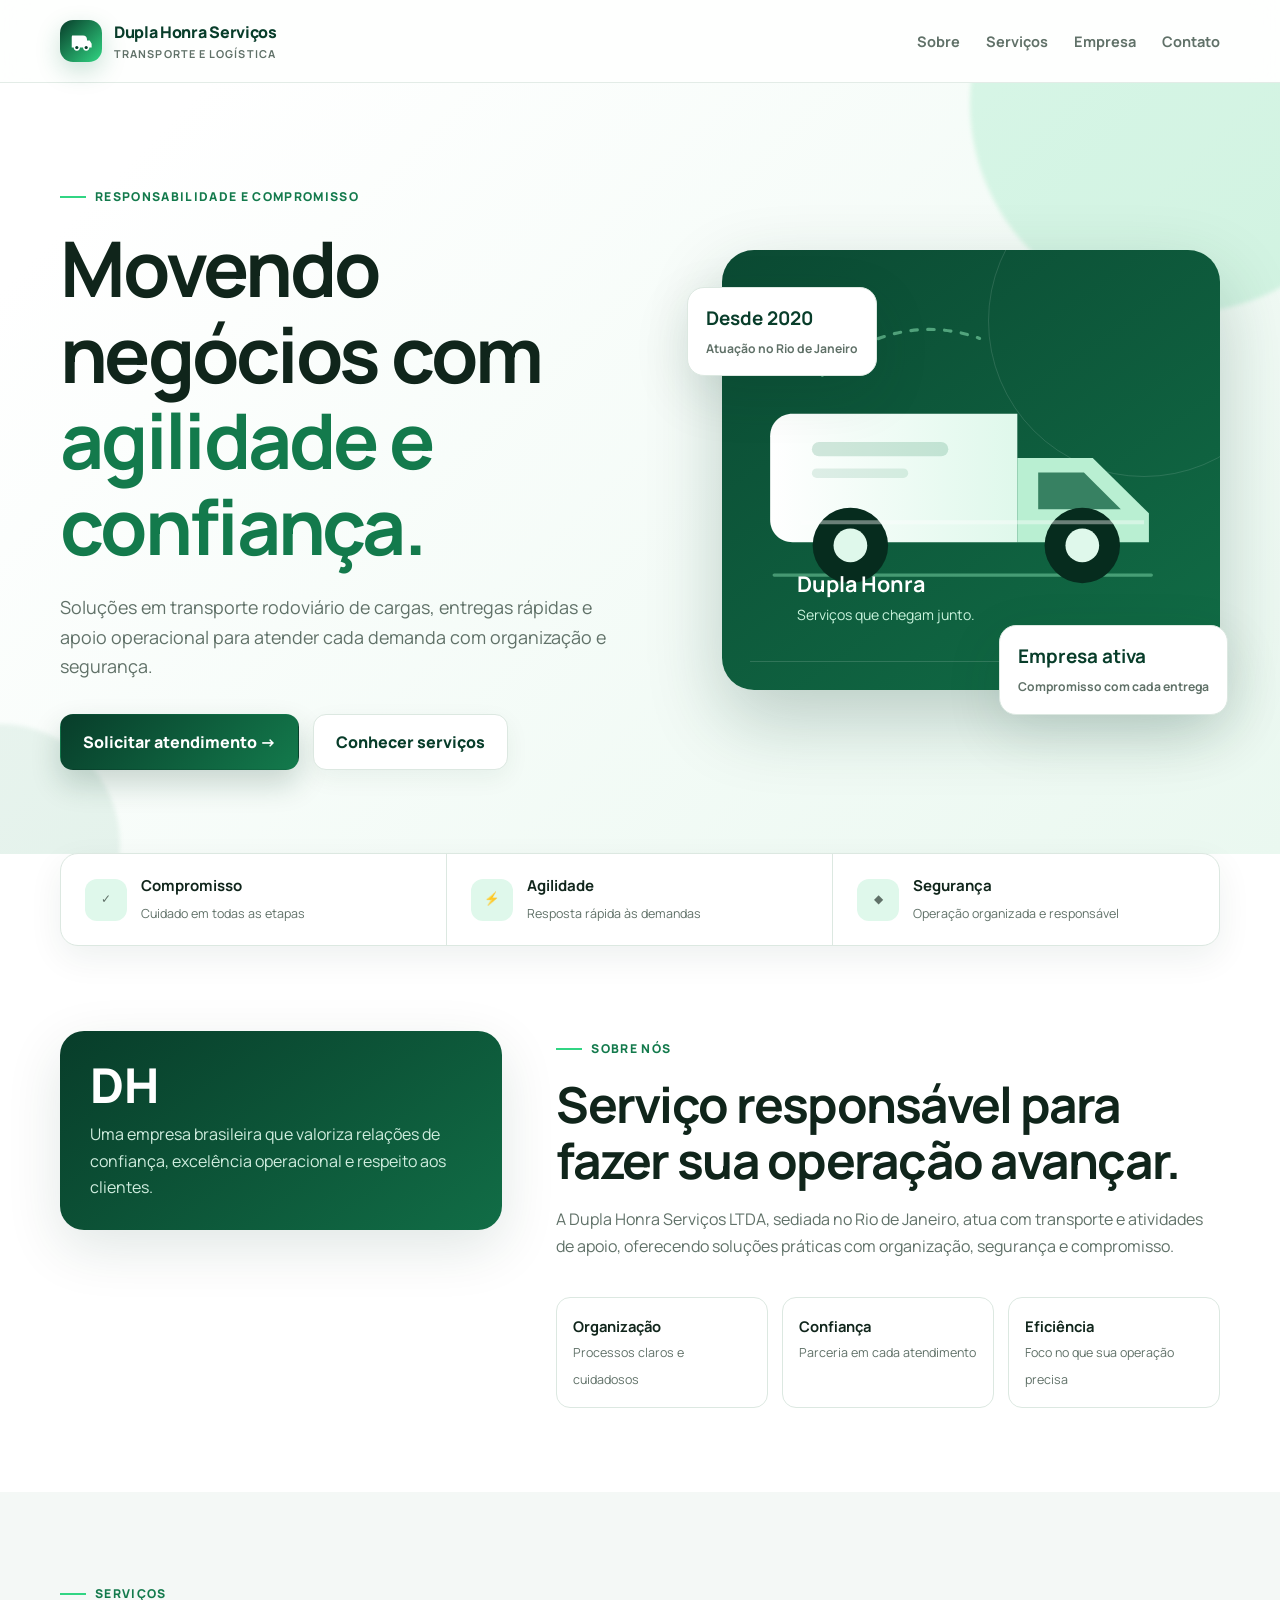
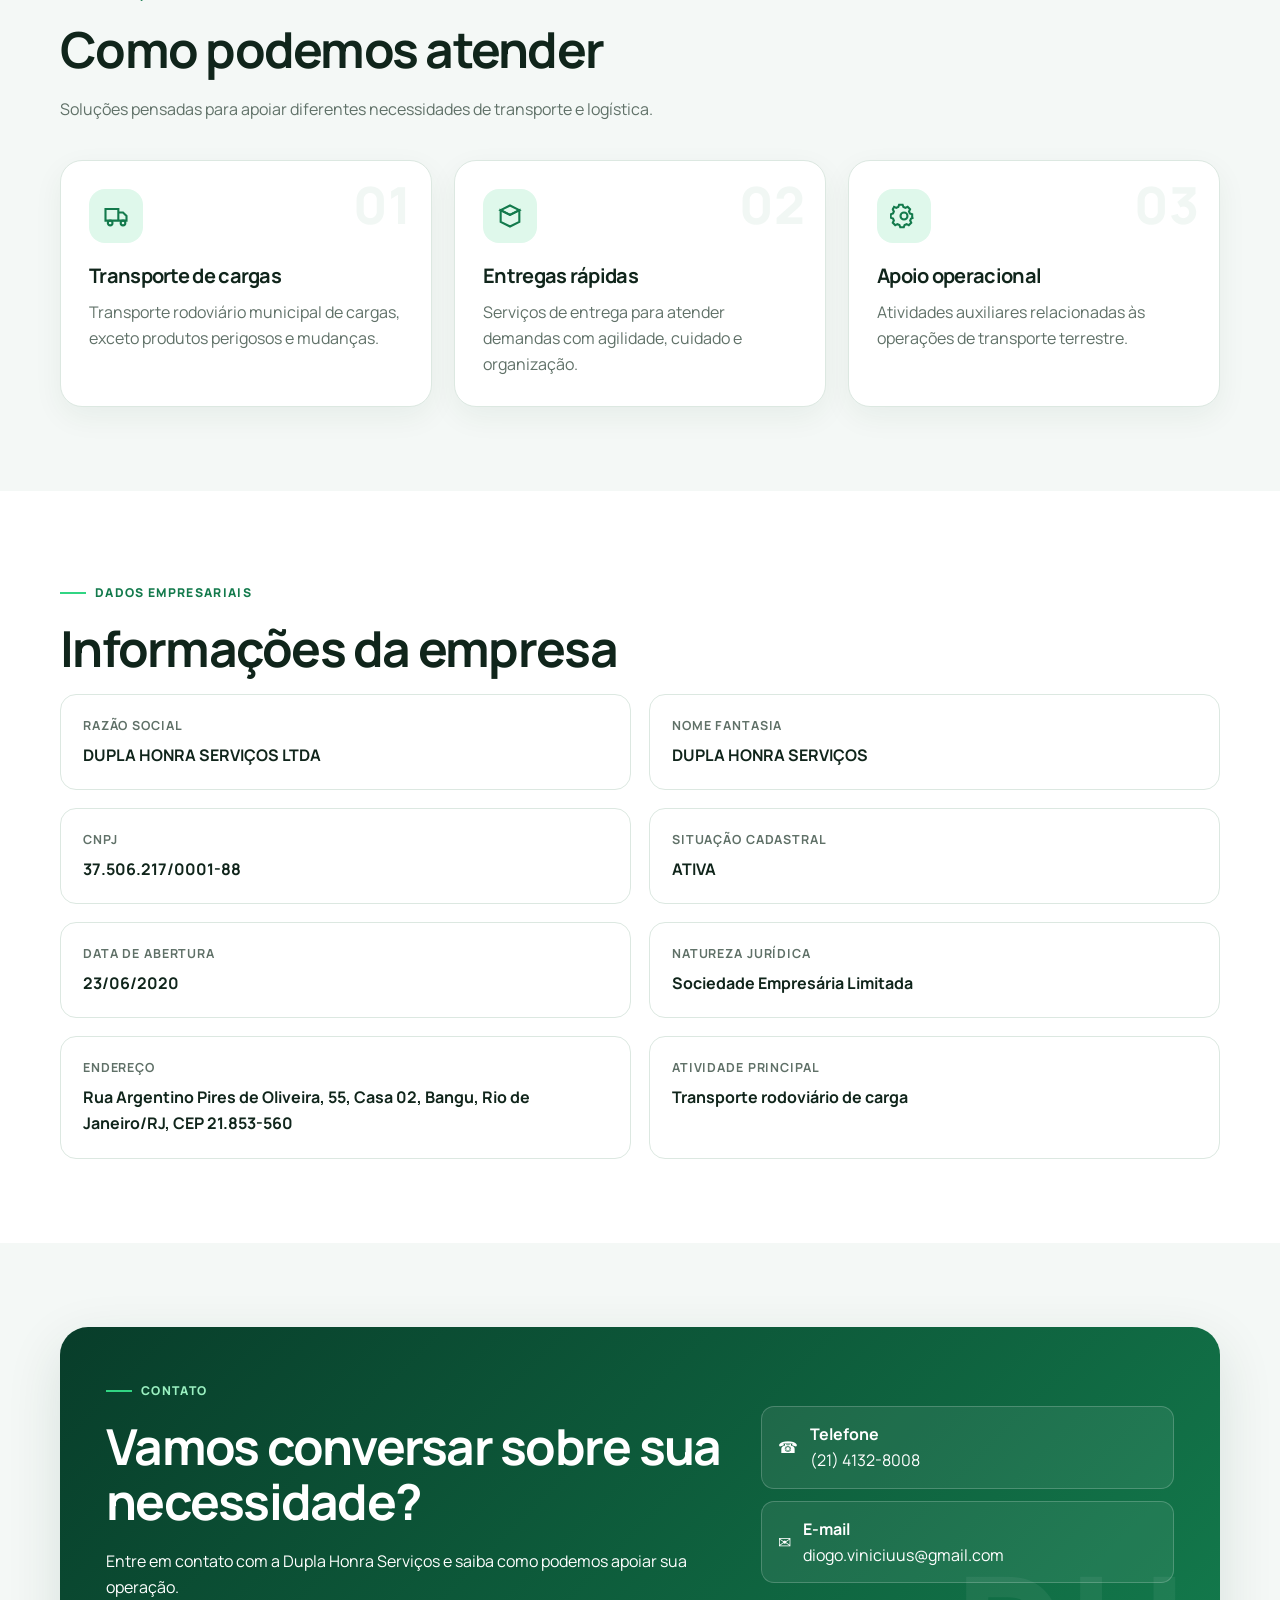
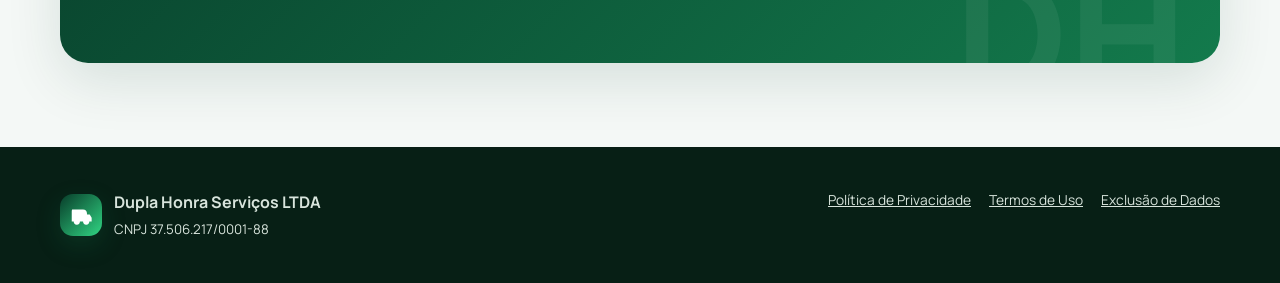
<file: index.html>
<!DOCTYPE html>
<html lang="pt-BR">
<head>
  <meta charset="UTF-8">
  <meta name="viewport" content="width=device-width, initial-scale=1.0">
  <meta name="description" content="Dupla Honra Serviços LTDA - transporte rodoviário, entregas rápidas e serviços auxiliares de transporte.">
  <title>Dupla Honra Serviços | Transporte e Entregas</title>
  <link rel="icon" type="image/svg+xml" href="favicon.svg">
  <meta name="theme-color" content="#083d2a">
  <link rel="stylesheet" href="styles.css">
</head>
<body>
<header>
  <div class="container nav">
    <a class="brand" href="index.html" aria-label="Dupla Honra Serviços">
      <span class="brand-mark"><svg viewBox="0 0 64 64" aria-hidden="true"><path d="M8 19h28c6 0 10 4 10 10v3h7l5 8v10h-6a8 8 0 0 1-16 0H28a8 8 0 0 1-16 0H7V24c0-3 1-5 1-5Z" fill="#fff"/><circle cx="20" cy="50" r="4" fill="#083d2a"/><circle cx="44" cy="50" r="4" fill="#083d2a"/></svg></span>
      <span>Dupla Honra Serviços<small>Transporte e logística</small></span>
    </a>
    <nav aria-label="Navegação principal"><a href="#sobre">Sobre</a><a href="#servicos">Serviços</a><a href="#empresa">Empresa</a><a href="#contato">Contato</a></nav>
  </div>
</header>
<main>
  <section class="hero">
    <div class="container hero-grid">
      <div>
        <span class="eyebrow">Responsabilidade e compromisso</span>
        <h1>Movendo negócios com <span>agilidade e confiança.</span></h1>
        <p class="lead">Soluções em transporte rodoviário de cargas, entregas rápidas e apoio operacional para atender cada demanda com organização e segurança.</p>
        <div class="actions"><a class="btn btn-primary" href="#contato">Solicitar atendimento →</a><a class="btn btn-secondary" href="#servicos">Conhecer serviços</a></div>
      </div>
      <div class="hero-visual" aria-label="Ilustração de caminhão de entregas">
        <div class="visual-panel">
          <svg class="truck-art" viewBox="0 0 620 520" role="img" aria-hidden="true">
            <defs><linearGradient id="truck" x1="0" x2="1"><stop stop-color="#fff"/><stop offset="1" stop-color="#dff8eb"/></linearGradient></defs>
            <path d="M65 391h470" stroke="#8ae5b5" stroke-width="4" stroke-linecap="round" opacity=".45"/>
            <path d="M88 350h280V190H88c-16 0-28 12-28 28v104c0 16 12 28 28 28Z" fill="url(#truck)"/>
            <path d="M368 245h94l70 69v36H368Z" fill="#b9efd2"/>
            <path d="M394 263h57l46 46H394Z" fill="#0d5c3d" opacity=".75"/>
            <rect x="112" y="225" width="170" height="18" rx="9" fill="#137a4c" opacity=".18"/>
            <rect x="112" y="258" width="120" height="12" rx="6" fill="#137a4c" opacity=".12"/>
            <circle cx="160" cy="354" r="47" fill="#062c1e"/><circle cx="160" cy="354" r="21" fill="#dff8eb"/>
            <circle cx="449" cy="354" r="47" fill="#062c1e"/><circle cx="449" cy="354" r="21" fill="#dff8eb"/>
            <path d="M98 325h428" stroke="#fff" stroke-width="5" opacity=".4"/>
            <path d="M125 142c49-51 125-72 196-46" fill="none" stroke="#8ae5b5" stroke-width="4" stroke-linecap="round" stroke-dasharray="8 13" opacity=".55"/>
          </svg>
          <div class="hero-note"><strong>Dupla Honra</strong><span>Serviços que chegam junto.</span></div>
        </div>
        <div class="floating-badge badge-one"><strong>Desde 2020</strong><span>Atuação no Rio de Janeiro</span></div>
        <div class="floating-badge badge-two"><strong>Empresa ativa</strong><span>Compromisso com cada entrega</span></div>
      </div>
    </div>
  </section>
  <div class="trust-strip"><div class="container trust-inner">
    <div class="trust-item"><span class="trust-icon">✓</span><div><strong>Compromisso</strong><span>Cuidado em todas as etapas</span></div></div>
    <div class="trust-item"><span class="trust-icon">⚡</span><div><strong>Agilidade</strong><span>Resposta rápida às demandas</span></div></div>
    <div class="trust-item"><span class="trust-icon">◆</span><div><strong>Segurança</strong><span>Operação organizada e responsável</span></div></div>
  </div></div>
  <section id="sobre" class="section-light"><div class="container about-grid">
    <div class="about-highlight"><span class="big">DH</span><p>Uma empresa brasileira que valoriza relações de confiança, excelência operacional e respeito aos clientes.</p></div>
    <div><span class="eyebrow">Sobre nós</span><h2>Serviço responsável para fazer sua operação avançar.</h2><p class="section-intro">A Dupla Honra Serviços LTDA, sediada no Rio de Janeiro, atua com transporte e atividades de apoio, oferecendo soluções práticas com organização, segurança e compromisso.</p><div class="values"><div class="value"><strong>Organização</strong><span>Processos claros e cuidadosos</span></div><div class="value"><strong>Confiança</strong><span>Parceria em cada atendimento</span></div><div class="value"><strong>Eficiência</strong><span>Foco no que sua operação precisa</span></div></div></div>
  </div></section>
  <section id="servicos"><div class="container"><span class="eyebrow">Serviços</span><h2>Como podemos atender</h2><p class="section-intro">Soluções pensadas para apoiar diferentes necessidades de transporte e logística.</p><div class="cards">
    <article class="card"><span class="card-number">01</span><div class="card-icon"><svg viewBox="0 0 24 24" fill="none" stroke="currentColor" stroke-width="1.8"><path d="M3 6h11v10H3zM14 9h4l3 3v4h-7z"/><circle cx="7" cy="18" r="2"/><circle cx="18" cy="18" r="2"/></svg></div><h3>Transporte de cargas</h3><p>Transporte rodoviário municipal de cargas, exceto produtos perigosos e mudanças.</p></article>
    <article class="card"><span class="card-number">02</span><div class="card-icon"><svg viewBox="0 0 24 24" fill="none" stroke="currentColor" stroke-width="1.8"><path d="M4 7 12 3l8 4-8 4-8-4Z"/><path d="m4 7 8 4 8-4v10l-8 4-8-4Z"/></svg></div><h3>Entregas rápidas</h3><p>Serviços de entrega para atender demandas com agilidade, cuidado e organização.</p></article>
    <article class="card"><span class="card-number">03</span><div class="card-icon"><svg viewBox="0 0 24 24" fill="none" stroke="currentColor" stroke-width="1.8"><circle cx="12" cy="12" r="3"/><path d="M19 13.5v-3l-2-.7-.7-1.7.9-1.9-2.1-2.1-1.9.9-1.7-.7-.7-2h-3l-.7 2-1.7.7-1.9-.9L2.4 6.2l.9 1.9-.7 1.7-2 .7v3l2 .7.7 1.7-.9 1.9 2.1 2.1 1.9-.9 1.7.7.7 2h3l.7-2 1.7-.7 1.9.9 2.1-2.1-.9-1.9.7-1.7 2-.7Z"/></svg></div><h3>Apoio operacional</h3><p>Atividades auxiliares relacionadas às operações de transporte terrestre.</p></article>
  </div></div></section>
  <section id="empresa" class="section-light"><div class="container"><span class="eyebrow">Dados empresariais</span><h2>Informações da empresa</h2><div class="info-grid">
    <div class="info-item"><span>Razão social</span><strong>DUPLA HONRA SERVIÇOS LTDA</strong></div><div class="info-item"><span>Nome fantasia</span><strong>DUPLA HONRA SERVIÇOS</strong></div><div class="info-item"><span>CNPJ</span><strong>37.506.217/0001-88</strong></div><div class="info-item"><span>Situação cadastral</span><strong>ATIVA</strong></div><div class="info-item"><span>Data de abertura</span><strong>23/06/2020</strong></div><div class="info-item"><span>Natureza jurídica</span><strong>Sociedade Empresária Limitada</strong></div><div class="info-item"><span>Endereço</span><strong>Rua Argentino Pires de Oliveira, 55, Casa 02, Bangu, Rio de Janeiro/RJ, CEP 21.853-560</strong></div><div class="info-item"><span>Atividade principal</span><strong>Transporte rodoviário de carga</strong></div>
  </div></div></section>
  <section id="contato"><div class="container"><div class="contact-box"><div class="contact-grid"><div><span class="eyebrow" style="color:#9af0c1">Contato</span><h2>Vamos conversar sobre sua necessidade?</h2><p>Entre em contato com a Dupla Honra Serviços e saiba como podemos apoiar sua operação.</p></div><div class="contact-links"><a class="contact-link" href="tel:+552141328008">☎ <span><strong>Telefone</strong><br>(21) 4132-8008</span></a><a class="contact-link" href="mailto:diogo.viniciuus@gmail.com">✉ <span><strong>E-mail</strong><br>diogo.viniciuus@gmail.com</span></a></div></div></div></div></section>
</main>
<footer><div class="container footer-grid"><div class="footer-brand"><span class="brand-mark"><svg viewBox="0 0 64 64"><path d="M8 19h28c6 0 10 4 10 10v3h7l5 8v10h-6a8 8 0 0 1-16 0H28a8 8 0 0 1-16 0H7V24c0-3 1-5 1-5Z" fill="#fff"/></svg></span><div><strong>Dupla Honra Serviços LTDA</strong><br><small>CNPJ 37.506.217/0001-88</small></div></div><div class="footer-links"><a href="politica-de-privacidade.html">Política de Privacidade</a><a href="termos-de-uso.html">Termos de Uso</a><a href="exclusao-de-dados.html">Exclusão de Dados</a></div></div></footer>
</body>
</html>
</file>
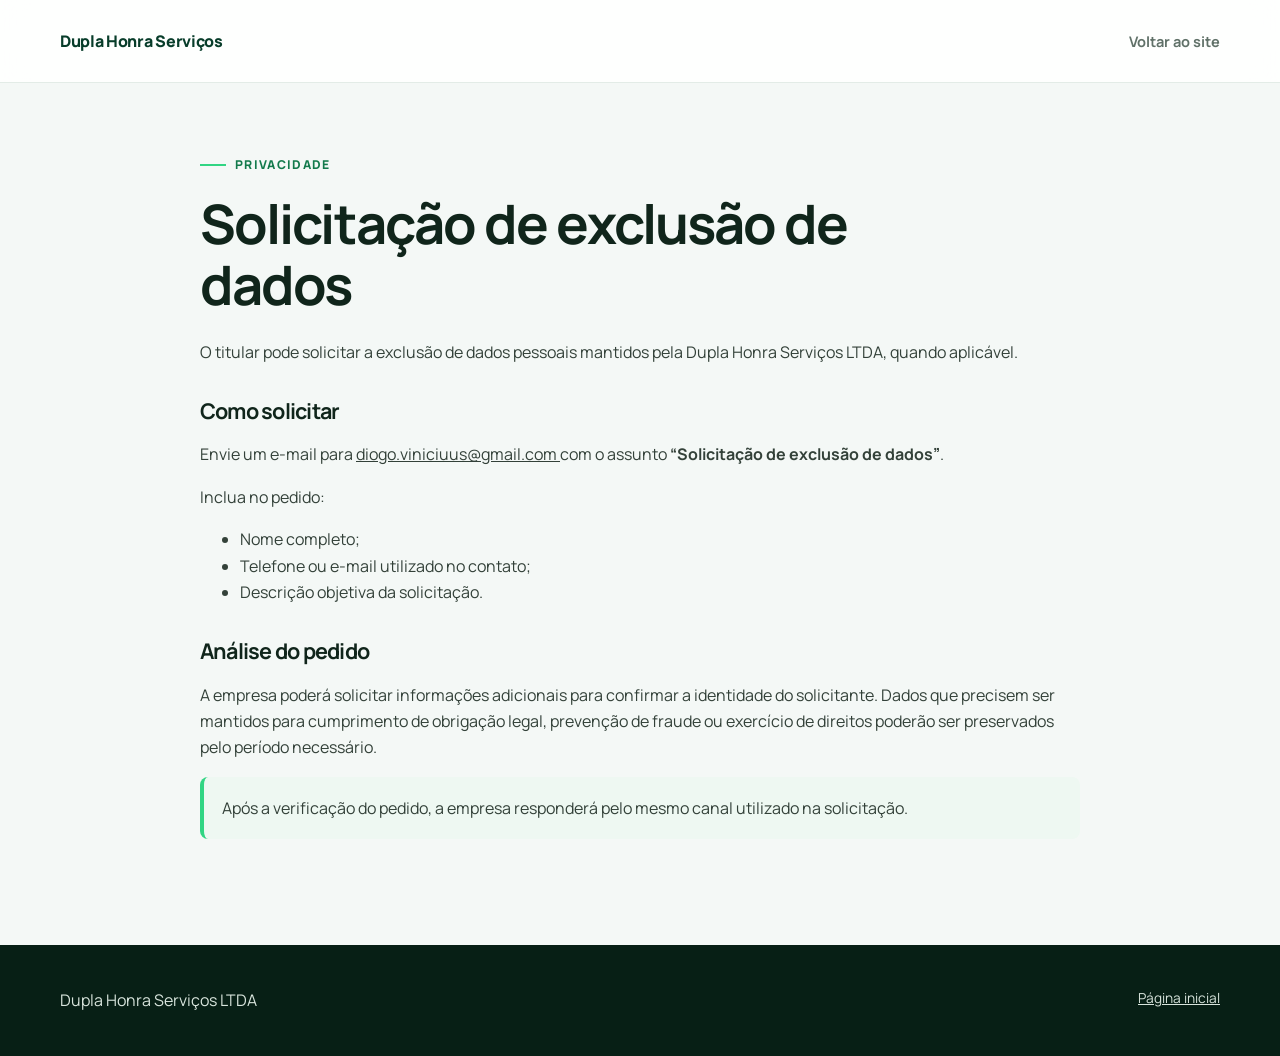
<file: exclusao-de-dados.html>
<!DOCTYPE html>
<html lang="pt-BR">
<head>
  <meta charset="UTF-8">
  <meta name="viewport" content="width=device-width, initial-scale=1.0">
  <title>Exclusão de Dados | Dupla Honra Serviços</title>
  <link rel="icon" type="image/svg+xml" href="favicon.svg">
  <meta name="theme-color" content="#083d2a">
  <link rel="stylesheet" href="styles.css">
</head>
<body>
<header>
  <div class="container nav">
    <a class="brand" href="index.html">Dupla Honra Serviços</a>
    <nav><a href="index.html">Voltar ao site</a></nav>
  </div>
</header>
<main class="legal">
  <span class="eyebrow">Privacidade</span>
  <h1>Solicitação de exclusão de dados</h1>

  <p>
    O titular pode solicitar a exclusão de dados pessoais mantidos pela Dupla
    Honra Serviços LTDA, quando aplicável.
  </p>

  <h2>Como solicitar</h2>
  <p>
    Envie um e-mail para
    <a href="mailto:diogo.viniciuus@gmail.com?subject=Solicitação%20de%20exclusão%20de%20dados">
      diogo.viniciuus@gmail.com
    </a>
    com o assunto <strong>“Solicitação de exclusão de dados”</strong>.
  </p>

  <p>Inclua no pedido:</p>
  <ul>
    <li>Nome completo;</li>
    <li>Telefone ou e-mail utilizado no contato;</li>
    <li>Descrição objetiva da solicitação.</li>
  </ul>

  <h2>Análise do pedido</h2>
  <p>
    A empresa poderá solicitar informações adicionais para confirmar a identidade
    do solicitante. Dados que precisem ser mantidos para cumprimento de obrigação
    legal, prevenção de fraude ou exercício de direitos poderão ser preservados
    pelo período necessário.
  </p>

  <p class="notice">
    Após a verificação do pedido, a empresa responderá pelo mesmo canal utilizado
    na solicitação.
  </p>
</main>
<footer>
  <div class="container footer-grid">
    <div>Dupla Honra Serviços LTDA</div>
    <div class="footer-links"><a href="index.html">Página inicial</a></div>
  </div>
</footer>
</body>
</html>
</file>
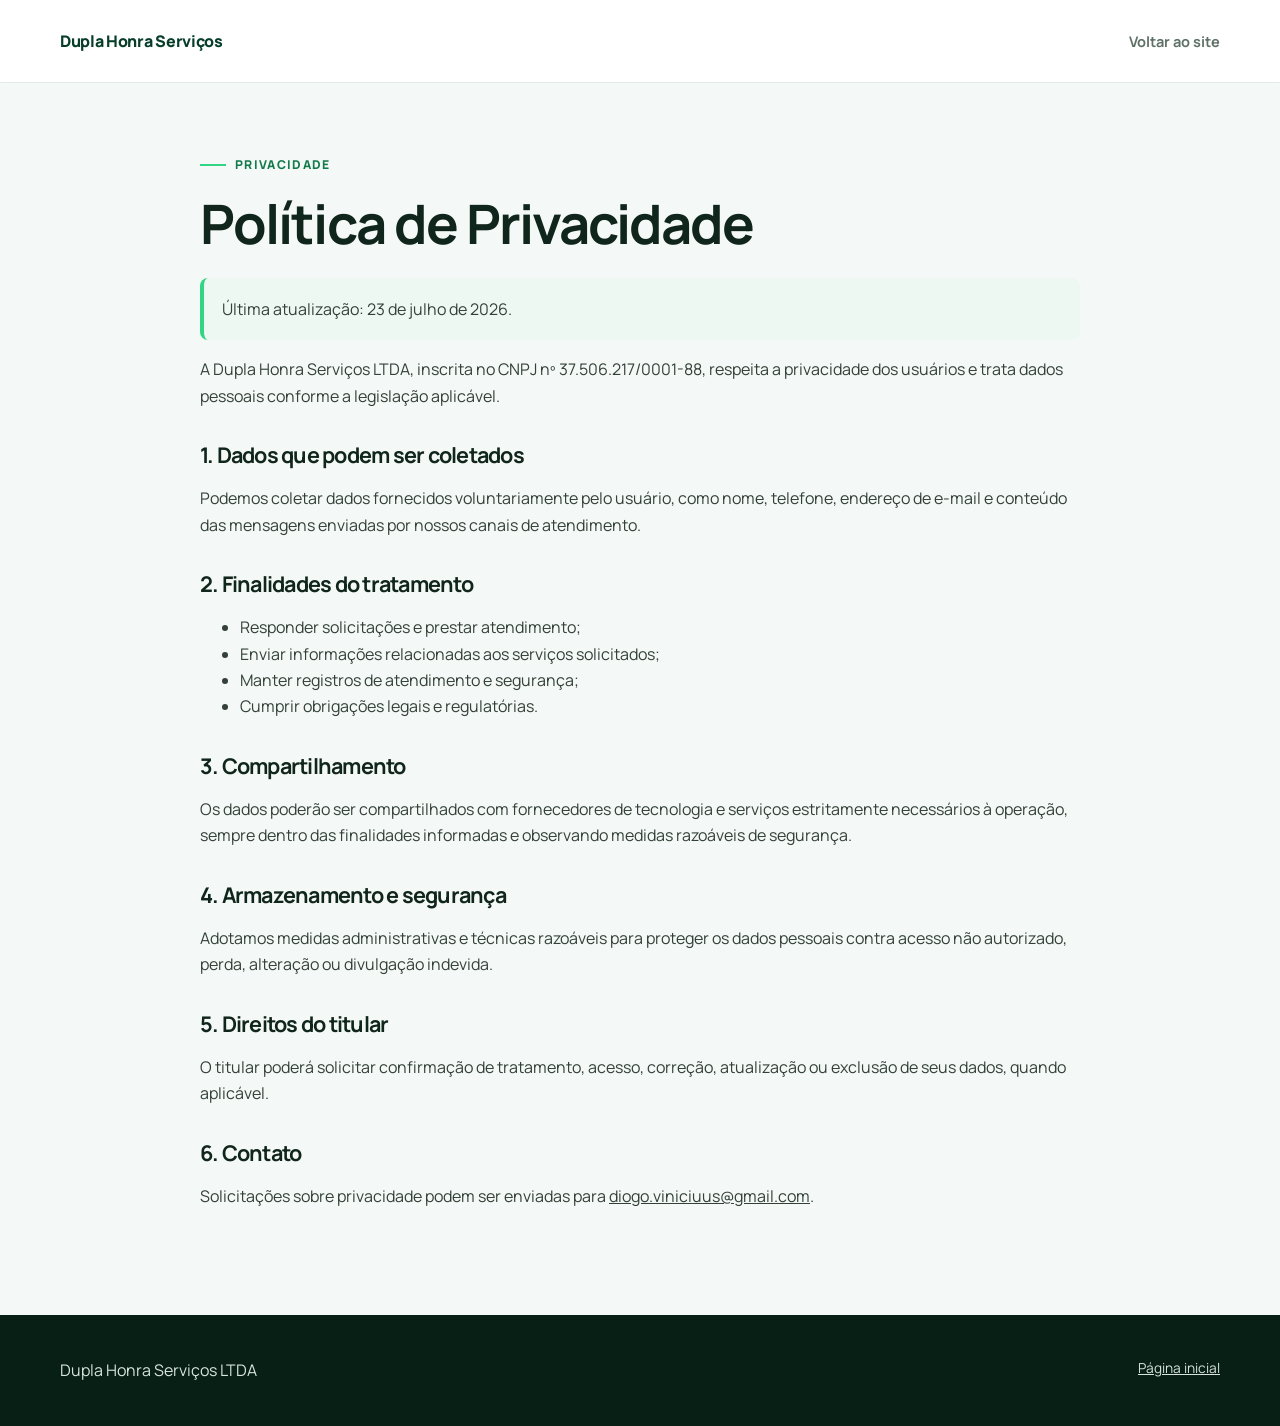
<file: politica-de-privacidade.html>
<!DOCTYPE html>
<html lang="pt-BR">
<head>
  <meta charset="UTF-8">
  <meta name="viewport" content="width=device-width, initial-scale=1.0">
  <title>Política de Privacidade | Dupla Honra Serviços</title>
  <link rel="icon" type="image/svg+xml" href="favicon.svg">
  <meta name="theme-color" content="#083d2a">
  <link rel="stylesheet" href="styles.css">
</head>
<body>
<header>
  <div class="container nav">
    <a class="brand" href="index.html">Dupla Honra Serviços</a>
    <nav><a href="index.html">Voltar ao site</a></nav>
  </div>
</header>
<main class="legal">
  <span class="eyebrow">Privacidade</span>
  <h1>Política de Privacidade</h1>
  <p class="notice">Última atualização: 23 de julho de 2026.</p>

  <p>
    A Dupla Honra Serviços LTDA, inscrita no CNPJ nº 37.506.217/0001-88,
    respeita a privacidade dos usuários e trata dados pessoais conforme a
    legislação aplicável.
  </p>

  <h2>1. Dados que podem ser coletados</h2>
  <p>
    Podemos coletar dados fornecidos voluntariamente pelo usuário, como nome,
    telefone, endereço de e-mail e conteúdo das mensagens enviadas por nossos
    canais de atendimento.
  </p>

  <h2>2. Finalidades do tratamento</h2>
  <ul>
    <li>Responder solicitações e prestar atendimento;</li>
    <li>Enviar informações relacionadas aos serviços solicitados;</li>
    <li>Manter registros de atendimento e segurança;</li>
    <li>Cumprir obrigações legais e regulatórias.</li>
  </ul>

  <h2>3. Compartilhamento</h2>
  <p>
    Os dados poderão ser compartilhados com fornecedores de tecnologia e
    serviços estritamente necessários à operação, sempre dentro das finalidades
    informadas e observando medidas razoáveis de segurança.
  </p>

  <h2>4. Armazenamento e segurança</h2>
  <p>
    Adotamos medidas administrativas e técnicas razoáveis para proteger os dados
    pessoais contra acesso não autorizado, perda, alteração ou divulgação indevida.
  </p>

  <h2>5. Direitos do titular</h2>
  <p>
    O titular poderá solicitar confirmação de tratamento, acesso, correção,
    atualização ou exclusão de seus dados, quando aplicável.
  </p>

  <h2>6. Contato</h2>
  <p>
    Solicitações sobre privacidade podem ser enviadas para
    <a href="mailto:diogo.viniciuus@gmail.com">diogo.viniciuus@gmail.com</a>.
  </p>
</main>
<footer>
  <div class="container footer-grid">
    <div>Dupla Honra Serviços LTDA</div>
    <div class="footer-links"><a href="index.html">Página inicial</a></div>
  </div>
</footer>
</body>
</html>
</file>
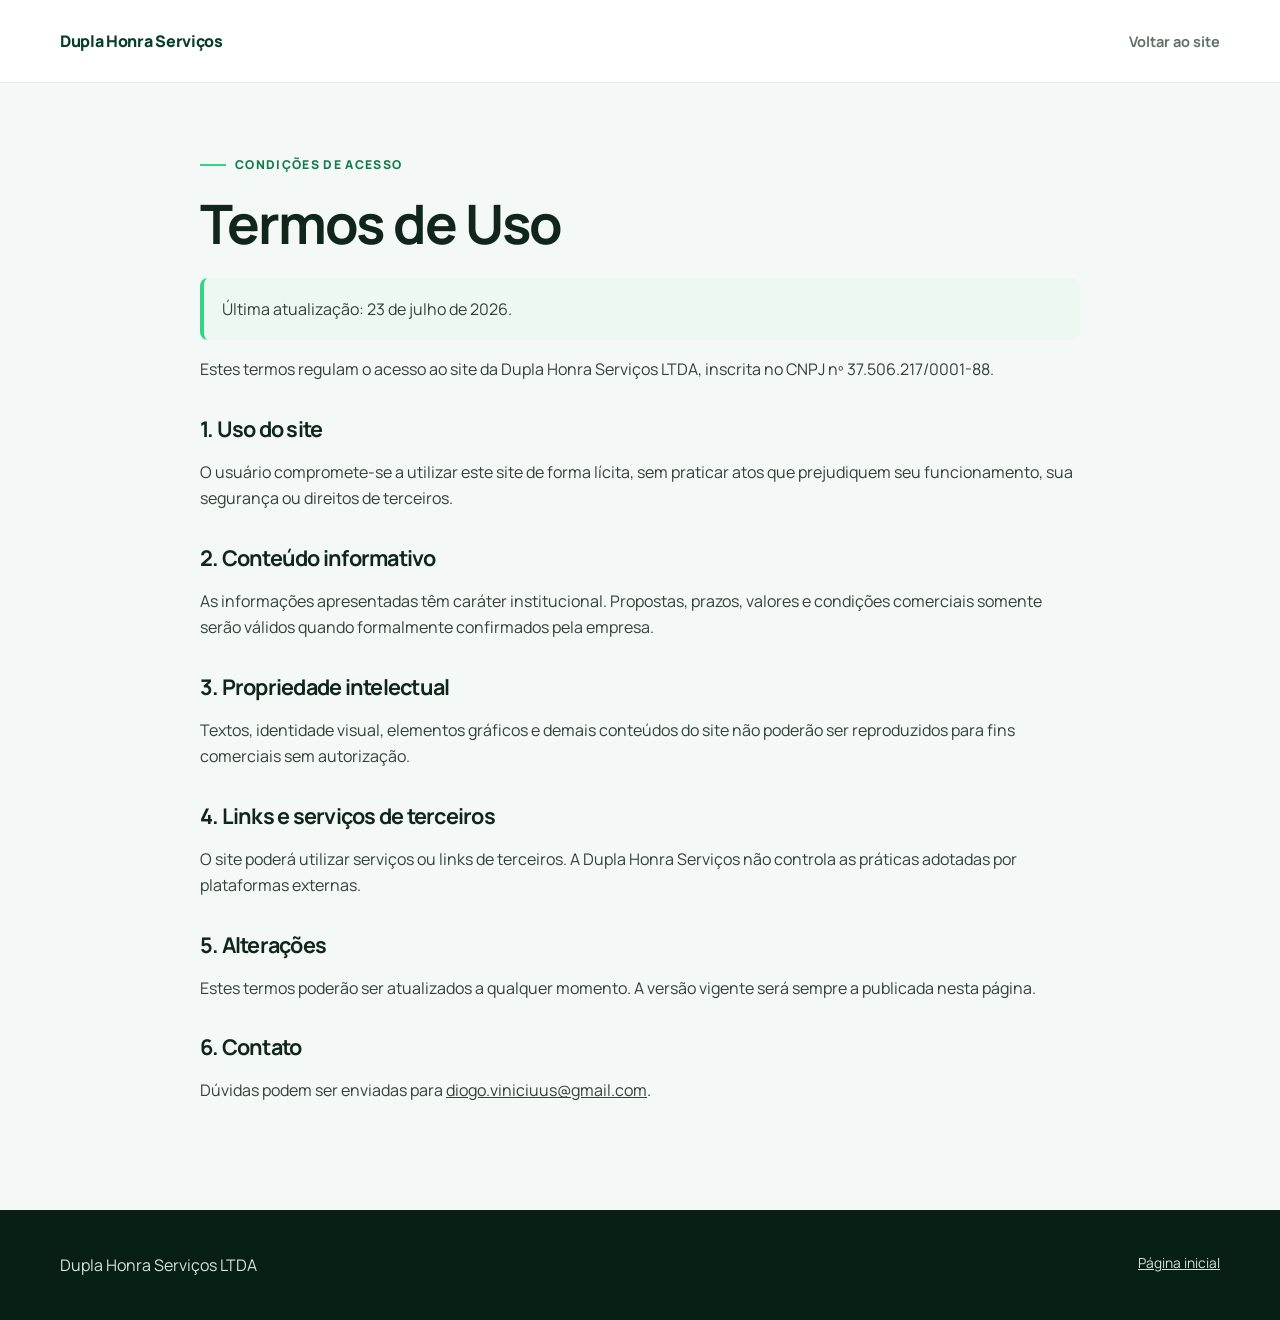
<file: termos-de-uso.html>
<!DOCTYPE html>
<html lang="pt-BR">
<head>
  <meta charset="UTF-8">
  <meta name="viewport" content="width=device-width, initial-scale=1.0">
  <title>Termos de Uso | Dupla Honra Serviços</title>
  <link rel="icon" type="image/svg+xml" href="favicon.svg">
  <meta name="theme-color" content="#083d2a">
  <link rel="stylesheet" href="styles.css">
</head>
<body>
<header>
  <div class="container nav">
    <a class="brand" href="index.html">Dupla Honra Serviços</a>
    <nav><a href="index.html">Voltar ao site</a></nav>
  </div>
</header>
<main class="legal">
  <span class="eyebrow">Condições de acesso</span>
  <h1>Termos de Uso</h1>
  <p class="notice">Última atualização: 23 de julho de 2026.</p>

  <p>
    Estes termos regulam o acesso ao site da Dupla Honra Serviços LTDA,
    inscrita no CNPJ nº 37.506.217/0001-88.
  </p>

  <h2>1. Uso do site</h2>
  <p>
    O usuário compromete-se a utilizar este site de forma lícita, sem praticar
    atos que prejudiquem seu funcionamento, sua segurança ou direitos de terceiros.
  </p>

  <h2>2. Conteúdo informativo</h2>
  <p>
    As informações apresentadas têm caráter institucional. Propostas, prazos,
    valores e condições comerciais somente serão válidos quando formalmente
    confirmados pela empresa.
  </p>

  <h2>3. Propriedade intelectual</h2>
  <p>
    Textos, identidade visual, elementos gráficos e demais conteúdos do site não
    poderão ser reproduzidos para fins comerciais sem autorização.
  </p>

  <h2>4. Links e serviços de terceiros</h2>
  <p>
    O site poderá utilizar serviços ou links de terceiros. A Dupla Honra Serviços
    não controla as práticas adotadas por plataformas externas.
  </p>

  <h2>5. Alterações</h2>
  <p>
    Estes termos poderão ser atualizados a qualquer momento. A versão vigente
    será sempre a publicada nesta página.
  </p>

  <h2>6. Contato</h2>
  <p>
    Dúvidas podem ser enviadas para
    <a href="mailto:diogo.viniciuus@gmail.com">diogo.viniciuus@gmail.com</a>.
  </p>
</main>
<footer>
  <div class="container footer-grid">
    <div>Dupla Honra Serviços LTDA</div>
    <div class="footer-links"><a href="index.html">Página inicial</a></div>
  </div>
</footer>
</body>
</html>
</file>
<file: styles.css>
@import url('https://fonts.googleapis.com/css2?family=Manrope:wght@400;500;600;700;800&display=swap');

:root{--primary:#137a4c;--primary-dark:#083d2a;--accent:#31d583;--accent-soft:#dff8eb;--bg:#f4f8f6;--surface:#fff;--text:#10251b;--muted:#607168;--border:#dce8e1;--shadow:0 18px 55px rgba(8,61,42,.12)}
*{box-sizing:border-box}html{scroll-behavior:smooth}body{margin:0;font-family:"Manrope",Arial,sans-serif;color:var(--text);background:var(--bg);line-height:1.65}a{color:inherit}.container{width:min(1160px,calc(100% - 40px));margin:auto}
header{position:sticky;top:0;z-index:30;background:rgba(255,255,255,.88);border-bottom:1px solid rgba(220,232,225,.8);backdrop-filter:blur(14px)}.nav{min-height:82px;display:flex;align-items:center;justify-content:space-between;gap:28px}.brand{display:flex;align-items:center;gap:12px;text-decoration:none;color:var(--primary-dark);font-weight:800;letter-spacing:-.02em}.brand-mark{width:42px;height:42px;border-radius:13px;display:grid;place-items:center;background:linear-gradient(135deg,var(--primary-dark),var(--accent));box-shadow:0 9px 24px rgba(19,122,76,.22)}.brand-mark svg{width:25px;height:25px}.brand small{display:block;color:var(--muted);font-size:.68rem;font-weight:700;letter-spacing:.1em;text-transform:uppercase}nav{display:flex;gap:26px}nav a{position:relative;text-decoration:none;color:var(--muted);font-size:.91rem;font-weight:700}nav a:after{content:"";position:absolute;left:0;bottom:-8px;width:0;height:2px;background:var(--accent);transition:.25s}nav a:hover{color:var(--primary-dark)}nav a:hover:after{width:100%}
.hero{position:relative;overflow:hidden;padding:96px 0 84px;background:linear-gradient(135deg,#fff 10%,#eaf8f0 100%)}.hero:before,.hero:after{content:"";position:absolute;border-radius:999px;filter:blur(2px)}.hero:before{width:420px;height:420px;right:-110px;top:-190px;background:rgba(49,213,131,.16)}.hero:after{width:240px;height:240px;left:-120px;bottom:-110px;background:rgba(19,122,76,.08)}.hero-grid{position:relative;z-index:1;display:grid;grid-template-columns:1.03fr .97fr;gap:62px;align-items:center}.eyebrow{display:inline-flex;align-items:center;gap:9px;color:var(--primary);font-weight:800;margin-bottom:18px;text-transform:uppercase;letter-spacing:.11em;font-size:.76rem}.eyebrow:before{content:"";width:26px;height:2px;background:var(--accent)}h1,h2,h3{line-height:1.12;margin-top:0;letter-spacing:-.035em}h1{font-size:clamp(2.8rem,6vw,5.2rem);margin-bottom:24px;max-width:760px}h1 span{color:var(--primary)}h2{font-size:clamp(2rem,4vw,3.1rem);margin-bottom:18px}p{margin-top:0}.lead{font-size:1.12rem;color:var(--muted);max-width:650px}.actions{display:flex;gap:14px;flex-wrap:wrap;margin-top:32px}.btn{display:inline-flex;align-items:center;justify-content:center;gap:9px;text-decoration:none;padding:14px 22px;border-radius:13px;font-weight:800;border:1px solid transparent;transition:.25s}.btn:hover{transform:translateY(-3px)}.btn-primary{background:linear-gradient(135deg,var(--primary-dark),var(--primary));color:#fff;box-shadow:0 14px 30px rgba(8,61,42,.2)}.btn-secondary{background:#fff;color:var(--primary-dark);border-color:var(--border);box-shadow:0 8px 24px rgba(8,61,42,.06)}
.hero-visual{position:relative;min-height:480px}.visual-panel{position:absolute;inset:15px 0 25px 35px;border-radius:32px;background:linear-gradient(145deg,#0b4a33,#116d46);box-shadow:0 30px 75px rgba(8,61,42,.23);overflow:hidden}.visual-panel:before{content:"";position:absolute;width:310px;height:310px;border:1px solid rgba(255,255,255,.12);border-radius:50%;right:-80px;top:-85px}.visual-panel:after{content:"";position:absolute;inset:auto 28px 28px 28px;height:1px;background:rgba(255,255,255,.14)}.truck-art{position:absolute;inset:0;width:100%;height:100%}.floating-badge{position:absolute;z-index:2;background:#fff;border:1px solid var(--border);border-radius:17px;padding:15px 18px;box-shadow:var(--shadow)}.floating-badge strong{display:block;font-size:1.18rem;color:var(--primary-dark)}.floating-badge span{font-size:.76rem;color:var(--muted);font-weight:700}.badge-one{left:0;top:52px}.badge-two{right:-8px;bottom:0}.hero-note{position:absolute;left:75px;bottom:62px;color:#fff;z-index:2}.hero-note strong{display:block;font-size:1.35rem}.hero-note span{color:#c9f4dd;font-size:.88rem}
.trust-strip{padding:0;background:#fff}.trust-inner{transform:translateY(-1px);display:grid;grid-template-columns:repeat(3,1fr);border:1px solid var(--border);border-radius:18px;background:#fff;box-shadow:0 12px 34px rgba(8,61,42,.07);overflow:hidden}.trust-item{display:flex;align-items:center;gap:14px;padding:20px 24px;border-right:1px solid var(--border)}.trust-item:last-child{border:0}.trust-icon{width:42px;height:42px;border-radius:12px;background:var(--accent-soft);display:grid;place-items:center;color:var(--primary)}.trust-item strong{display:block;font-size:.94rem}.trust-item span{font-size:.78rem;color:var(--muted)}
section{padding:84px 0}.section-light{background:#fff}.section-intro{color:var(--muted);max-width:760px;margin-bottom:38px}.about-grid{display:grid;grid-template-columns:.8fr 1.2fr;gap:54px;align-items:start}.about-highlight{padding:30px;border-radius:24px;background:linear-gradient(145deg,var(--primary-dark),#116d46);color:#fff;box-shadow:var(--shadow)}.about-highlight .big{display:block;font-size:3rem;font-weight:800;line-height:1}.about-highlight p{margin:12px 0 0;color:#d0eddf}.values{display:grid;grid-template-columns:repeat(3,1fr);gap:14px;margin-top:28px}.value{padding:16px;border:1px solid var(--border);border-radius:14px;background:#fff}.value strong{display:block;font-size:.92rem}.value span{font-size:.78rem;color:var(--muted)}
.cards{display:grid;grid-template-columns:repeat(3,1fr);gap:22px}.card{position:relative;overflow:hidden;background:var(--surface);border:1px solid var(--border);border-radius:22px;padding:28px;box-shadow:0 10px 30px rgba(8,61,42,.06);transition:.28s}.card:hover{transform:translateY(-7px);box-shadow:var(--shadow);border-color:#bfe5d0}.card-icon{width:54px;height:54px;border-radius:16px;background:var(--accent-soft);display:grid;place-items:center;color:var(--primary);margin-bottom:22px}.card-icon svg{width:28px;height:28px}.card h3{margin-bottom:11px;font-size:1.25rem}.card p{color:var(--muted);margin:0}.card-number{position:absolute;right:20px;top:18px;font-size:3.2rem;font-weight:800;color:rgba(19,122,76,.06);line-height:1}
.info-grid{display:grid;grid-template-columns:repeat(2,1fr);gap:18px}.info-item{background:var(--surface);border:1px solid var(--border);border-radius:16px;padding:21px 22px;transition:.2s}.info-item:hover{border-color:#bfe5d0;box-shadow:0 8px 22px rgba(8,61,42,.05)}.info-item span{display:block;color:var(--muted);font-size:.78rem;margin-bottom:5px;text-transform:uppercase;letter-spacing:.07em;font-weight:700}.info-item strong{overflow-wrap:anywhere}
.contact-box{position:relative;overflow:hidden;background:linear-gradient(135deg,var(--primary-dark),var(--primary));color:#fff;border-radius:28px;padding:46px;box-shadow:var(--shadow)}.contact-box:after{content:"DH";position:absolute;right:34px;bottom:-48px;font-size:10rem;font-weight:800;color:rgba(255,255,255,.06);line-height:1}.contact-grid{display:grid;grid-template-columns:1.2fr .8fr;gap:36px;align-items:center}.contact-box a{color:#fff}.contact-links{display:grid;gap:12px}.contact-link{display:flex;align-items:center;gap:12px;padding:14px 16px;border:1px solid rgba(255,255,255,.2);border-radius:13px;text-decoration:none;background:rgba(255,255,255,.07)}
.legal{width:min(880px,calc(100% - 40px));margin:auto;padding:64px 0 90px}.legal h1{font-size:clamp(2rem,5vw,3.4rem)}.legal h2{margin-top:34px;font-size:1.35rem}.legal p,.legal li{color:#334139}.notice{background:#eef8f2;border-left:4px solid var(--accent);padding:18px;border-radius:8px}
footer{padding:42px 0;background:#071f15;color:#d8e4dc}.footer-grid{display:flex;justify-content:space-between;align-items:flex-start;gap:28px;flex-wrap:wrap}.footer-brand{display:flex;gap:12px;align-items:center}.footer-links{display:flex;gap:18px;flex-wrap:wrap}.footer-links a{color:#d8e4dc;font-size:.86rem}
@media(max-width:900px){.hero-grid,.about-grid,.contact-grid{grid-template-columns:1fr}.hero-visual{min-height:420px}.cards{grid-template-columns:1fr}.values{grid-template-columns:repeat(3,1fr)}.trust-inner{grid-template-columns:1fr}.trust-item{border-right:0;border-bottom:1px solid var(--border)}.trust-item:last-child{border-bottom:0}.info-grid{grid-template-columns:1fr}}
@media(max-width:680px){.container{width:min(100% - 28px,1160px)}.nav{min-height:auto;padding:14px 0;align-items:flex-start;flex-direction:column}.brand small{display:none}nav{width:100%;gap:10px 16px;overflow-x:auto;padding-bottom:3px}nav a{white-space:nowrap}.hero{padding:62px 0 58px}.hero-visual{min-height:350px}.visual-panel{inset:15px 0 20px 15px}.badge-one{top:30px}.badge-two{right:0}.hero-note{left:42px;bottom:55px}.values{grid-template-columns:1fr}.contact-box{padding:30px 24px}.contact-box:after{display:none}section{padding:66px 0}}
</file>
